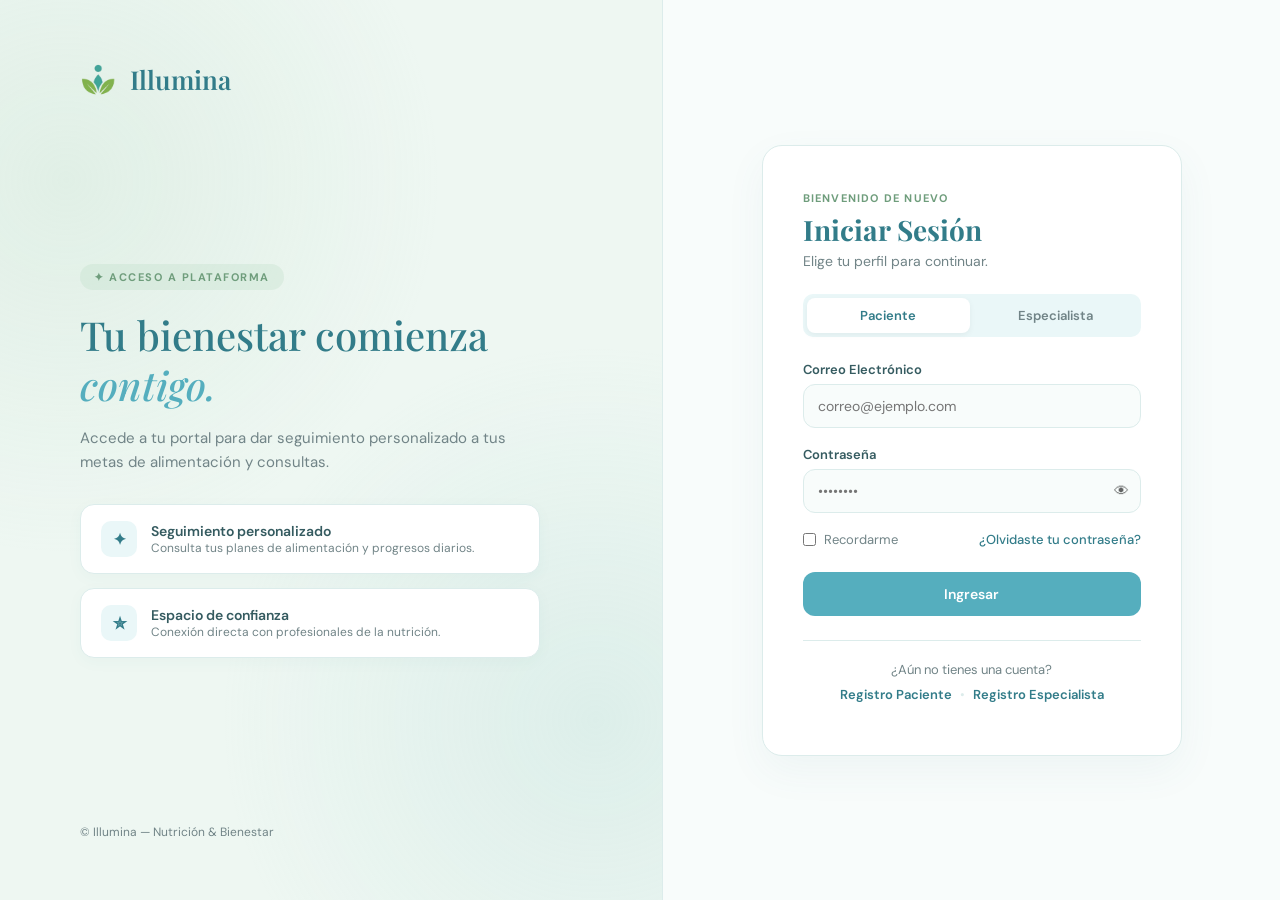
<file: login.html>
<!DOCTYPE html>
<html lang="es">

<head>
    <meta charset="UTF-8">
    <meta name="viewport" content="width=device-width, initial-scale=1.0">
    <title>Iniciar Sesión | Illumina</title>
    <link rel="icon" type="image/png" href="media/logo.png">
    <link rel="stylesheet" href="login.css">
    <link rel="preconnect" href="https://fonts.googleapis.com">
    <link rel="preconnect" href="https://fonts.gstatic.com" crossorigin>
    <link href="https://fonts.googleapis.com/css2?family=DM+Sans:wght@400;500;600;700&family=Playfair+Display:ital,wght@0,500;0,600;1,500&display=swap" rel="stylesheet">
</head>

<body>

<div class="login-page">

    <div class="login-info">
        <a href="index.html" class="brand">
            <img src="media/logo.png" alt="Illumina" class="brand-logo">
            <span class="brand-name">Illumina</span>
        </a>

        <div class="info-content">
            <span class="tag">✦ ACCESO A PLATAFORMA</span>
            <h1>Tu bienestar comienza <em>contigo.</em></h1>
            <p>Accede a tu portal para dar seguimiento personalizado a tus metas de alimentación y consultas.</p>

            <div class="features-grid">
                <div class="feature-card">
                    <div class="feature-icon">✦</div>
                    <div class="feature-text">
                        <h4>Seguimiento personalizado</h4>
                        <p>Consulta tus planes de alimentación y progresos diarios.</p>
                    </div>
                </div>

                <div class="feature-card">
                    <div class="feature-icon">✮</div>
                    <div class="feature-text">
                        <h4>Espacio de confianza</h4>
                        <p>Conexión directa con profesionales de la nutrición.</p>
                    </div>
                </div>
            </div>
        </div>

        <div class="info-footer">
            © Illumina — Nutrición & Bienestar
        </div>
    </div>

    <div class="login-form-container">
        <div class="login-card">
            
            <form id="loginForm" action="validar_login.php" method="POST" class="login-form">
                
                <div class="form-header">
                    <span>BIENVENIDO DE NUEVO</span>
                    <h2>Iniciar Sesión</h2>
                    <p>Elige tu perfil para continuar.</p>
                </div>

                <div class="tipo-usuario-selector">
                    <label class="radio-tab">
                        <input type="radio" name="tipo_usuario" value="paciente" checked>
                        <span class="tab-btn">Paciente</span>
                    </label>
                    <label class="radio-tab">
                        <input type="radio" name="tipo_usuario" value="profesional">
                        <span class="tab-btn">Especialista</span>
                    </label>
                </div>

                <div class="input-group">
                    <label for="correo">Correo Electrónico</label>
                    <input type="email" id="correo" name="correo" placeholder="correo@ejemplo.com" required>
                </div>

                <div class="input-group">
                    <label for="contrasena">Contraseña</label>
                    <div class="password-container">
                        <input type="password" id="contrasena" name="contrasena" placeholder="••••••••" required>
                        <button type="button" class="toggle-password" aria-label="Mostrar contraseña">👁</button>
                    </div>
                </div>

                <div class="form-options">
                    <label class="remember-me">
                        <input type="checkbox" name="recordar">
                        <span>Recordarme</span>
                    </label>
                    <a href="#" class="forgot-link">¿Olvidaste tu contraseña?</a>
                </div>

                <button type="submit" class="login-btn">Ingresar</button>

                <div class="register-redirect">
                    <p>¿Aún no tienes una cuenta?</p>
                    <div class="register-links">
                        <a href="registro.html" class="link-btn">Registro Paciente</a>
                        <span class="divider">•</span>
                        <a href="registro_profesional.html" class="link-btn">Registro Especialista</a>
                    </div>
                </div>

            </form>

        </div>
    </div>

</div>

<script src="login.js"></script>
</body>
</html>
</file>
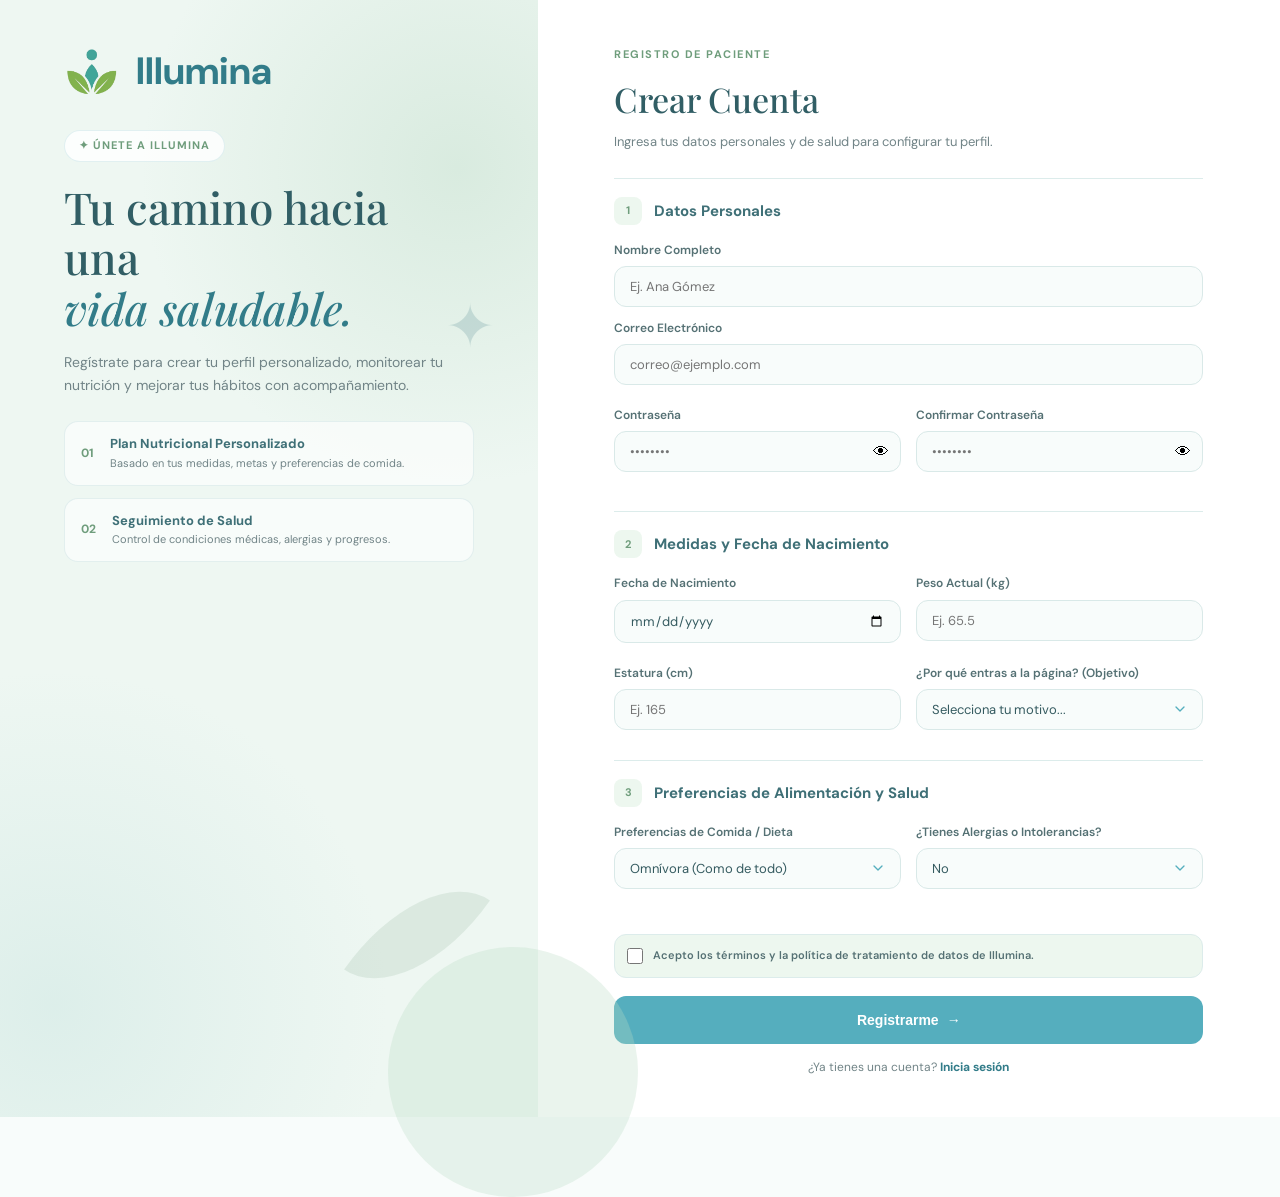
<file: registro.html>
<!DOCTYPE html>
<html lang="es">

<head>
    <meta charset="UTF-8">
    <meta name="viewport" content="width=device-width, initial-scale=1.0">
    <title>Registro | Illumina</title>
    <link rel="icon" type="image/png" href="media/logo.png">
    <link rel="stylesheet" href="registro.css">
    <link rel="preconnect" href="https://fonts.googleapis.com">
    <link rel="preconnect" href="https://fonts.gstatic.com" crossorigin>
    <link href="https://fonts.googleapis.com/css2?family=DM+Sans:wght@400;500;600;700&family=Playfair+Display:ital,wght@0,500;1,500&display=swap" rel="stylesheet">
</head>

<body>

<div class="registro-page">

    <div class="registro-info">
        <a href="index.html" class="brand">
            <img src="media/logo.png" alt="Illumina" class="brand-logo">
            <span>Illumina</span>
        </a>

        <div class="info-content">
            <span class="tag">✦ ÚNETE A ILLUMINA</span>
            <h1>
                Tu camino hacia una
                <span>vida saludable.</span>
            </h1>
            <p>
                Regístrate para crear tu perfil personalizado, monitorear tu nutrición y mejorar tus hábitos con acompañamiento.
            </p>

            <div class="benefits">
                <div class="benefit">
                    <span>01</span>
                    <div>
                        <strong>Plan Nutricional Personalizado</strong>
                        <p>Basado en tus medidas, metas y preferencias de comida.</p>
                    </div>
                </div>
                <div class="benefit">
                    <span>02</span>
                    <div>
                        <strong>Seguimiento de Salud</strong>
                        <p>Control de condiciones médicas, alergias y progresos.</p>
                    </div>
                </div>
            </div>
        </div>

        <div class="decoracion decoracion-uno">✦</div>
        <div class="decoracion decoracion-dos"></div>
        <div class="decoracion decoracion-tres"></div>
    </div>

    <div class="registro-form">
        <form id="registro-form" action="guardar_usuario.php" method="POST">
            <div class="form-header">
                <span>REGISTRO DE PACIENTE</span>
                <h2>Crear Cuenta</h2>
                <p>Ingresa tus datos personales y de salud para configurar tu perfil.</p>
            </div>

            <div class="form-section">
                <div class="section-title">
                    <span>1</span>
                    <h3>Datos Personales</h3>
                </div>

                <div class="input-group full-width">
                    <label>
                        Nombre Completo
                        <input type="text" name="nombre" placeholder="Ej. Ana Gómez" required>
                    </label>
                </div>

                <div class="input-group full-width">
                    <label>
                        Correo Electrónico
                        <input type="email" id="correo" name="correo" placeholder="correo@ejemplo.com" required>
                        <span id="email-message" class="validation-msg"></span>
                    </label>
                </div>

                <div class="input-group">
                    <label>
                        Contraseña
                        <div class="password-container">
                            <input type="password" id="contrasena" name="contrasena" placeholder="••••••••" required>
                            <button type="button" class="toggle-password" onclick="togglePassword('contrasena', this)">👁</button>
                        </div>
                    </label>
                    <label>
                        Confirmar Contraseña
                        <div class="password-container">
                            <input type="password" id="confirmar-contrasena" name="confirmar_password" placeholder="••••••••" required>
                            <button type="button" class="toggle-password" onclick="togglePassword('confirmar-contrasena', this)">👁</button>
                        </div>
                        <span id="password-message" class="validation-msg"></span>
                    </label>
                </div>
            </div>

            <div class="form-section">
                <div class="section-title">
                    <span>2</span>
                    <h3>Medidas y Fecha de Nacimiento</h3>
                </div>

                <div class="input-group">
                    <label>
                        Fecha de Nacimiento
                        <input type="date" id="fecha" name="fecha" required>
                        <span id="age-message" class="validation-msg"></span>
                    </label>
                    <label>
                        Peso Actual (kg)
                        <input type="number" step="0.1" name="peso" placeholder="Ej. 65.5" required>
                    </label>
                </div>

                <div class="input-group">
                    <label>
                        Estatura (cm)
                        <input type="number" name="altura" placeholder="Ej. 165" required>
                    </label>
                    <label>
                        ¿Por qué entras a la página? (Objetivo)
                        <select name="motivo" required>
                            <option value="">Selecciona tu motivo...</option>
                            <option value="Vida saludable">Llevar una vida más saludable</option>
                            <option value="Bajar peso">Bajar de peso / Reducir grasa</option>
                            <option value="Aumentar masa muscular">Aumentar masa muscular</option>
                            <option value="Colesterol / Triglicéridos">Controlar colesterol / triglicéridos</option>
                            <option value="Diabetes / Resistencia a la insulina">Control de diabetes o resistencia a la insulina</option>
                            <option value="Mejorar digestión">Mejorar la digestión</option>
                            <option value="Recomendación médica">Por recomendación médica</option>
                        </select>
                    </label>
                </div>
            </div>

            <div class="form-section">
                <div class="section-title">
                    <span>3</span>
                    <h3>Preferencias de Alimentación y Salud</h3>
                </div>

                <div class="input-group">
                    <label>
                        Preferencias de Comida / Dieta
                        <select name="alimentacion" required>
                            <option value="Omnívora">Omnívora (Como de todo)</option>
                            <option value="Vegetariana">Vegetariana</option>
                            <option value="Vegana">Vegana</option>
                            <option value="Keto / Ceto">Keto / Cetogénica</option>
                            <option value="Sin Gluten">Sin Gluten</option>
                            <option value="Baja en Sodio">Baja en Sodio</option>
                        </select>
                    </label>
                    <label>
                        ¿Tienes Alergias o Intolerancias?
                        <select id="tieneAlergias" name="tiene-alergias" required>
                            <option value="no">No</option>
                            <option value="si">Sí</option>
                        </select>
                    </label>
                </div>

                <div class="input-group full-width" id="alergias-container" style="display: none;">
                    <label>
                        Escribe tus Alergias o Intolerancias
                        <input type="text" id="alergias" name="alergias" placeholder="Ej. Lactosa, maní, mariscos...">
                    </label>
                </div>
            </div>

            <div class="datos-personales">
                <label class="check-datos">
                    <input type="checkbox" name="terminos" required>
                    <span>Acepto los términos y la política de tratamiento de datos de Illumina.</span>
                </label>
            </div>

            <button type="submit" class="create-btn">
                Registrarme <span>→</span>
            </button>

            <p class="login-text">
                ¿Ya tienes una cuenta? <a href="login.html">Inicia sesión</a>
            </p>
        </form>
    </div>

</div>

<script src="registro.js"></script>
</body>
</html>
</file>
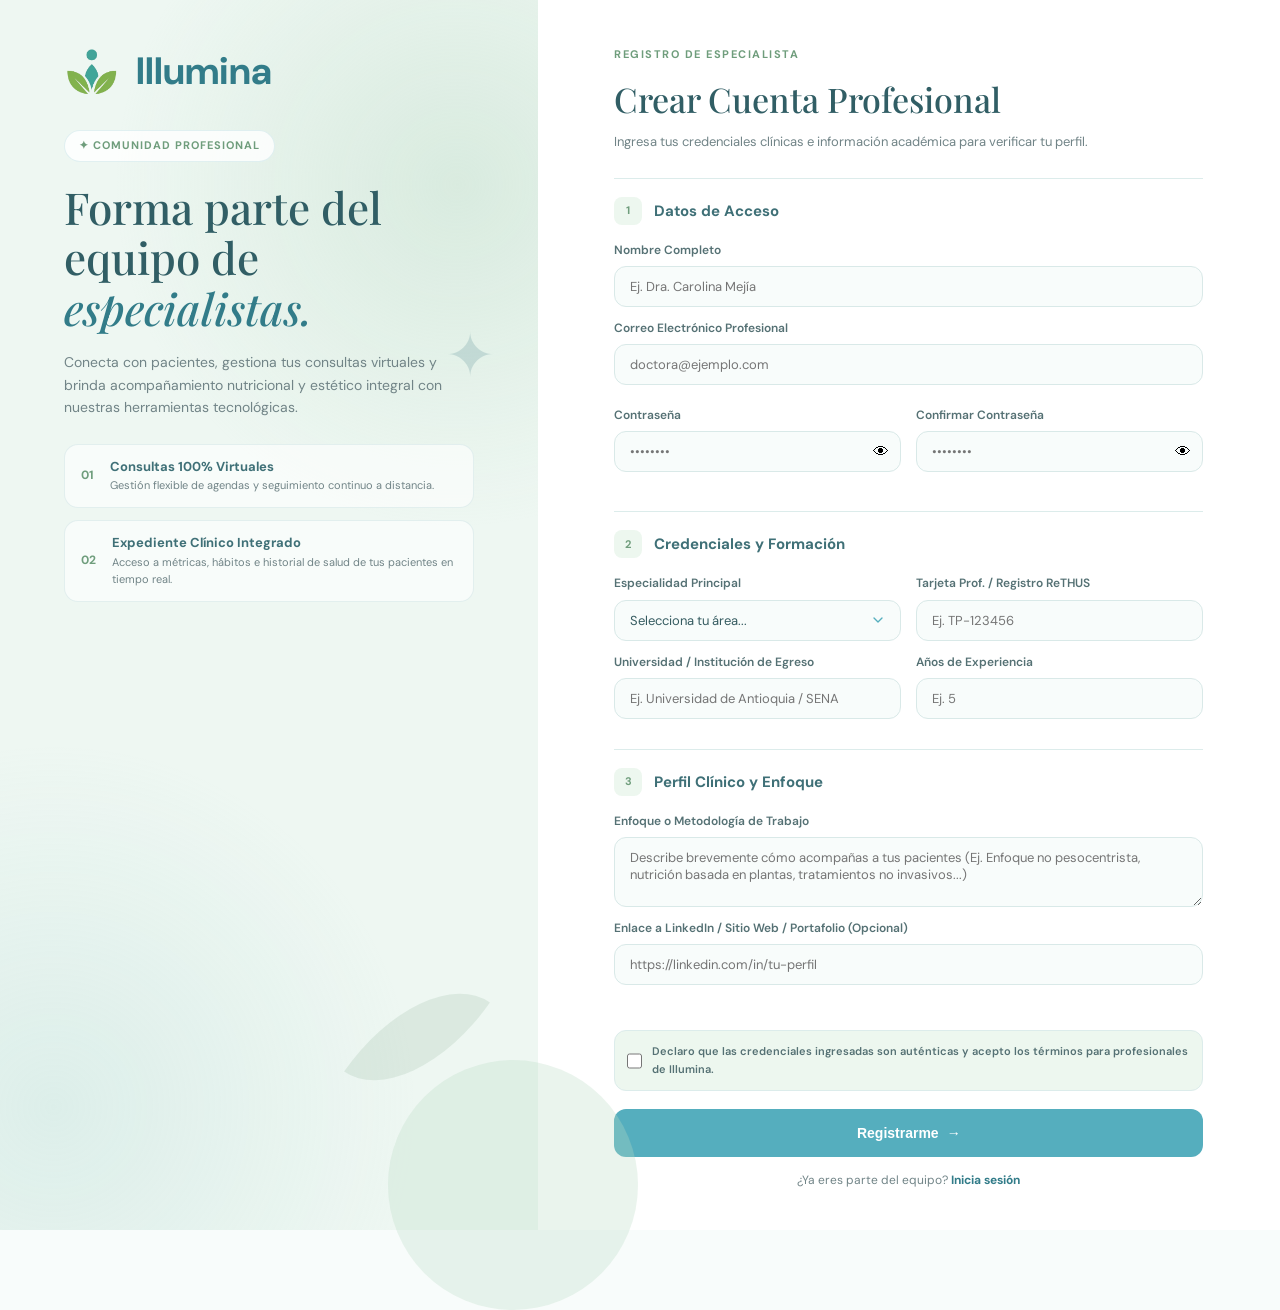
<file: registro_profesional.html>
<!DOCTYPE html>
<html lang="es">

<head>
    <meta charset="UTF-8">
    <meta name="viewport" content="width=device-width, initial-scale=1.0">
    <title>Registro Profesional | Illumina</title>
    <link rel="icon" type="image/png" href="media/logo.png">
    <link rel="stylesheet" href="registro.css">
    <link rel="preconnect" href="https://fonts.googleapis.com">
    <link rel="preconnect" href="https://fonts.gstatic.com" crossorigin>
    <link href="https://fonts.googleapis.com/css2?family=DM+Sans:wght@400;500;600;700&family=Playfair+Display:ital,wght@0,500;1,500&display=swap" rel="stylesheet">
</head>

<body>

<div class="registro-page">

    <div class="registro-info">
        <a href="index.html" class="brand">
            <img src="media/logo.png" alt="Illumina" class="brand-logo">
            <span>Illumina</span>
        </a>

        <div class="info-content">
            <span class="tag">✦ COMUNIDAD PROFESIONAL</span>
            <h1>
                Forma parte del equipo de
                <span>especialistas.</span>
            </h1>
            <p>
                Conecta con pacientes, gestiona tus consultas virtuales y brinda acompañamiento nutricional y estético integral con nuestras herramientas tecnológicas.
            </p>

            <div class="benefits">
                <div class="benefit">
                    <span>01</span>
                    <div>
                        <strong>Consultas 100% Virtuales</strong>
                        <p>Gestión flexible de agendas y seguimiento continuo a distancia.</p>
                    </div>
                </div>
                <div class="benefit">
                    <span>02</span>
                    <div>
                        <strong>Expediente Clínico Integrado</strong>
                        <p>Acceso a métricas, hábitos e historial de salud de tus pacientes en tiempo real.</p>
                    </div>
                </div>
            </div>
        </div>

        <div class="decoracion decoracion-uno">✦</div>
        <div class="decoracion decoracion-dos"></div>
        <div class="decoracion decoracion-tres"></div>
    </div>

    <div class="registro-form">
        <form id="registro-profesional-form" action="guardar_profesional.php" method="POST">
            <div class="form-header">
                <span>REGISTRO DE ESPECIALISTA</span>
                <h2>Crear Cuenta Profesional</h2>
                <p>Ingresa tus credenciales clínicas e información académica para verificar tu perfil.</p>
            </div>

            <div class="form-section">
                <div class="section-title">
                    <span>1</span>
                    <h3>Datos de Acceso</h3>
                </div>

                <div class="input-group full-width">
                    <label>
                        Nombre Completo
                        <input type="text" name="nombre" placeholder="Ej. Dra. Carolina Mejía" required>
                    </label>
                </div>

                <div class="input-group full-width">
                    <label>
                        Correo Electrónico Profesional
                        <input type="email" id="correo" name="correo" placeholder="doctora@ejemplo.com" required>
                        <span id="email-message" class="validation-msg"></span>
                    </label>
                </div>

                <div class="input-group">
                    <label>
                        Contraseña
                        <div class="password-container">
                            <input type="password" id="contrasena" name="contrasena" placeholder="••••••••" required>
                            <button type="button" class="toggle-password" onclick="togglePassword('contrasena', this)">👁</button>
                        </div>
                    </label>
                    <label>
                        Confirmar Contraseña
                        <div class="password-container">
                            <input type="password" id="confirmar-contrasena" name="confirmar_password" placeholder="••••••••" required>
                            <button type="button" class="toggle-password" onclick="togglePassword('confirmar-contrasena', this)">👁</button>
                        </div>
                        <span id="password-message" class="validation-msg"></span>
                    </label>
                </div>
            </div>

            <div class="form-section">
                <div class="section-title">
                    <span>2</span>
                    <h3>Credenciales y Formación</h3>
                </div>

                <div class="input-group">
                    <label>
                        Especialidad Principal
                        <select name="especialidad" required>
                            <option value="">Selecciona tu área...</option>
                            <option value="Nutrición Clínica">Nutrición Clínica</option>
                            <option value="Nutrición Deportiva">Nutrición Deportiva</option>
                            <option value="Dermocosmiatría">Dermocosmiatría</option>
                            <option value="Estética Integral">Estética Integral</option>
                            <option value="Nutrición Vegetariana / Vegana">Nutrición Vegetariana / Vegana</option>
                            <option value="Medicina General Nutricional">Medicina General Nutricional</option>
                        </select>
                    </label>
                    <label>
                        Tarjeta Prof. / Registro ReTHUS
                        <input type="text" name="tarjeta_profesional" placeholder="Ej. TP-123456" required>
                    </label>
                </div>

                <div class="input-group">
                    <label>
                        Universidad / Institución de Egreso
                        <input type="text" name="institucion" placeholder="Ej. Universidad de Antioquia / SENA" required>
                    </label>
                    <label>
                        Años de Experiencia
                        <input type="number" min="0" max="60" name="experiencia" placeholder="Ej. 5" required>
                    </label>
                </div>
            </div>

            <div class="form-section">
                <div class="section-title">
                    <span>3</span>
                    <h3>Perfil Clínico y Enfoque</h3>
                </div>

                <div class="input-group full-width">
                    <label>
                        Enfoque o Metodología de Trabajo
                        <textarea name="enfoque" placeholder="Describe brevemente cómo acompañas a tus pacientes (Ej. Enfoque no pesocentrista, nutrición basada en plantas, tratamientos no invasivos...)" required></textarea>
                    </label>
                </div>

                <div class="input-group full-width">
                    <label>
                        Enlace a LinkedIn / Sitio Web / Portafolio (Opcional)
                        <input type="url" name="link_perfil" placeholder="https://linkedin.com/in/tu-perfil">
                    </label>
                </div>
            </div>

            <div class="datos-personales">
                <label class="check-datos">
                    <input type="checkbox" name="terminos" required>
                    <span>Declaro que las credenciales ingresadas son auténticas y acepto los términos para profesionales de Illumina.</span>
                </label>
            </div>

            <button type="submit" class="create-btn">
                Registrarme <span>→</span>
            </button>

            <p class="login-text">
                ¿Ya eres parte del equipo? <a href="login.html">Inicia sesión</a>
            </p>
        </form>
    </div>

</div>

<script src="registro.js"></script>
</body>
</html>
</file>
<file: login.css>
:root {
    --azul: #55aebe;
    --azul-oscuro: #327c89;
    --azul-muy-claro: #eaf7f8;
    --verde: #b9d9c3;
    --verde-claro: #edf7ef;
    --verde-oscuro: #6f9d7c;
    --turquesa: #a9d5d2;
    --fondo: #f8fcfb;
    --fondo-verde: #eef7f2;
    --blanco: #ffffff;
    --texto: #355b60;
    --texto-suave: #718487;
    --borde: #dceceb;
    --fons-principal: 'DM Sans', sans-serif;
    --fons-titulo: 'Playfair Display', serif;
}

* {
    box-sizing: border-box;
    margin: 0;
    padding: 0;
}

body {
    font-family: var(--fons-principal);
    background-color: var(--fondo);
    color: var(--texto);
    min-height: 100vh;
}

.login-page {
    display: flex;
    width: 100%;
    min-height: 100vh;
    background-color: var(--fondo);
}

.login-info {
    flex: 1.1;
    background-color: var(--fondo-verde);
    background: radial-gradient(circle at 10% 20%, rgba(185, 217, 195, 0.25), transparent 40%),
                radial-gradient(circle at 90% 80%, rgba(169, 213, 210, 0.25), transparent 40%),
                var(--fondo-verde);
    padding: 60px 80px;
    display: flex;
    flex-direction: column;
    justify-content: space-between;
    border-right: 1px solid var(--borde);
    position: relative;
    overflow: hidden;
}

.brand {
    display: flex;
    align-items: center;
    gap: 12px;
    text-decoration: none;
    z-index: 2;
}

.brand-logo {
    width: 38px;
    height: 38px;
    object-fit: contain;
}

.brand-name {
    font-family: var(--fons-titulo);
    font-size: 26px;
    font-weight: 600;
    color: var(--azul-oscuro);
}

.info-content {
    max-width: 460px;
    z-index: 2;
    margin: 40px 0;
}

.tag {
    display: inline-block;
    font-size: 11px;
    font-weight: 700;
    letter-spacing: 1.5px;
    color: var(--verde-oscuro);
    background-color: rgba(185, 217, 195, 0.3);
    padding: 6px 14px;
    border-radius: 20px;
    margin-bottom: 20px;
    text-transform: uppercase;
}

.info-content h1 {
    font-family: var(--fons-titulo);
    font-size: 40px;
    line-height: 1.25;
    color: var(--azul-oscuro);
    margin-bottom: 16px;
    font-weight: 500;
}

.info-content h1 em {
    font-style: italic;
    color: var(--azul);
}

.info-content p {
    font-size: 15px;
    line-height: 1.6;
    color: var(--texto-suave);
    margin-bottom: 30px;
}

.features-grid {
    display: flex;
    flex-direction: column;
    gap: 14px;
}

.feature-card {
    background-color: var(--blanco);
    border: 1px solid var(--borde);
    border-radius: 14px;
    padding: 16px 20px;
    display: flex;
    align-items: center;
    gap: 14px;
    box-shadow: 0 4px 15px rgba(63, 127, 137, 0.04);
}

.feature-icon {
    width: 36px;
    height: 36px;
    border-radius: 10px;
    background-color: var(--azul-muy-claro);
    color: var(--azul-oscuro);
    display: flex;
    align-items: center;
    justify-content: center;
    font-size: 16px;
    font-weight: 600;
    flex-shrink: 0;
}

.feature-text h4 {
    font-size: 14px;
    font-weight: 600;
    color: var(--texto);
}

.feature-text p {
    font-size: 12px;
    color: var(--texto-suave);
    margin: 0;
    line-height: 1.4;
}

.info-footer {
    font-size: 12px;
    color: var(--texto-suave);
    z-index: 2;
}

.login-form-container {
    flex: 1;
    display: flex;
    align-items: center;
    justify-content: center;
    padding: 60px 80px;
    background-color: var(--fondo);
}

.login-card {
    width: 100%;
    max-width: 420px;
    background-color: var(--blanco);
    border: 1px solid var(--borde);
    border-radius: 20px;
    padding: 40px;
    box-shadow: 0 15px 40px rgba(63, 127, 137, 0.06);
}

.form-header {
    margin-bottom: 24px;
}

.form-header span {
    font-size: 11px;
    font-weight: 700;
    letter-spacing: 1.2px;
    color: var(--verde-oscuro);
    text-transform: uppercase;
}

.form-header h2 {
    font-family: var(--fons-titulo);
    font-size: 28px;
    color: var(--azul-oscuro);
    margin: 4px 0;
}

.form-header p {
    font-size: 14px;
    color: var(--texto-suave);
}

.tipo-usuario-selector {
    display: flex;
    background-color: var(--azul-muy-claro);
    padding: 4px;
    border-radius: 10px;
    margin-bottom: 24px;
    gap: 4px;
}

.radio-tab {
    flex: 1;
    cursor: pointer;
}

.radio-tab input[type="radio"] {
    display: none;
}

.tab-btn {
    display: flex;
    align-items: center;
    justify-content: center;
    padding: 9px 12px;
    font-size: 13px;
    font-weight: 600;
    color: var(--texto-suave);
    border-radius: 8px;
    transition: all 0.2s ease;
}

.radio-tab input[type="radio"]:checked + .tab-btn {
    background-color: var(--blanco);
    color: var(--azul-oscuro);
    box-shadow: 0 2px 6px rgba(0, 0, 0, 0.05);
}

.input-group {
    margin-bottom: 18px;
}

.input-group label {
    display: block;
    font-size: 13px;
    font-weight: 600;
    color: var(--texto);
    margin-bottom: 6px;
}

.input-group input {
    width: 100%;
    padding: 12px 14px;
    font-size: 14px;
    font-family: var(--fons-principal);
    border: 1px solid var(--borde);
    border-radius: 12px;
    outline: none;
    transition: all 0.2s;
    background-color: var(--fondo);
    color: var(--texto);
}

.input-group input:focus {
    border-color: var(--azul);
    background-color: var(--blanco);
    box-shadow: 0 0 0 3px rgba(85, 174, 190, 0.12);
}

.password-container {
    position: relative;
    display: flex;
    align-items: center;
}

.toggle-password {
    position: absolute;
    right: 12px;
    background: none;
    border: none;
    cursor: pointer;
    font-size: 15px;
    opacity: 0.6;
}

.form-options {
    display: flex;
    justify-content: space-between;
    align-items: center;
    font-size: 13px;
    margin-bottom: 24px;
}

.remember-me {
    display: flex;
    align-items: center;
    gap: 8px;
    cursor: pointer;
    color: var(--texto-suave);
}

.forgot-link {
    color: var(--azul-oscuro);
    text-decoration: none;
    font-weight: 500;
}

.forgot-link:hover {
    text-decoration: underline;
}

.login-btn {
    width: 100%;
    padding: 13px;
    background-color: var(--azul);
    color: var(--blanco);
    border: none;
    border-radius: 12px;
    font-size: 14px;
    font-weight: 600;
    font-family: var(--fons-principal);
    cursor: pointer;
    transition: all 0.2s ease;
}

.login-btn:hover {
    background-color: var(--azul-oscuro);
    transform: translateY(-1px);
}

.register-redirect {
    margin-top: 24px;
    text-align: center;
    font-size: 13px;
    color: var(--texto-suave);
    border-top: 1px solid var(--borde);
    padding-top: 20px;
}

.register-links {
    margin-top: 8px;
    display: flex;
    align-items: center;
    justify-content: center;
    gap: 8px;
}

.link-btn {
    color: var(--azul-oscuro);
    text-decoration: none;
    font-weight: 600;
}

.link-btn:hover {
    text-decoration: underline;
}

.divider {
    color: var(--borde);
}

@media (max-width: 900px) {
    .login-page {
        flex-direction: column;
    }
    .login-info {
        padding: 40px 24px;
        border-right: none;
        border-bottom: 1px solid var(--borde);
    }
    .login-form-container {
        padding: 40px 20px;
    }
}
</file>
<file: registro.css>
* {
    margin: 0;
    padding: 0;
    box-sizing: border-box;
}

:root {
    --azul: #55aebe;
    --azul-oscuro: #327c89;
    --azul-muy-claro: #eaf7f8;
    --verde: #b9d9c3;
    --verde-claro: #edf7ef;
    --verde-oscuro: #6f9d7c;
    --turquesa: #a9d5d2;
    --fondo: #f8fcfb;
    --fondo-verde: #eef7f2;
    --blanco: #ffffff;
    --texto: #355b60;
    --texto-suave: #718487;
    --borde: #dceceb;
}

html, body {
    width: 100%;
    min-height: 100vh;
    font-family: "DM Sans", Arial, sans-serif;
    background: var(--fondo);
    color: var(--texto);
    line-height: 1.6;
}

a {
    text-decoration: none;
}

.registro-page {
    display: flex;
    width: 100%;
    min-height: 100vh;
}

.registro-info {
    flex: 0 0 42%;
    width: 42%;
    padding: 42px 5%;
    display: flex;
    flex-direction: column;
    position: relative;
    overflow: visible;
    background-color: #eef7f2 !important;
    background:
        radial-gradient(circle at 85% 15%, rgba(185,217,195,0.40), transparent 30%),
        radial-gradient(circle at 10% 90%, rgba(169,213,210,0.25), transparent 30%),
        #eef7f2 !important;
}

.brand {
    position: relative;
    z-index: 10;
    display: inline-flex !important;
    align-items: center !important;
    gap: 14px !important;
    width: max-content;
    color: var(--azul-oscuro);
    margin-bottom: 30px;
    text-decoration: none;
}

.brand-logo {
    width: 58px !important;
    height: 58px !important;
    min-width: 58px !important;
    min-height: 58px !important;
    max-width: 58px !important;
    max-height: 58px !important;
    object-fit: contain !important;
    transform: none !important;
    margin: 0 !important;
    display: block !important;
}

.brand span {
    font-size: 38px !important;
    font-weight: 700 !important;
    color: var(--azul-oscuro) !important;
    line-height: 1 !important;
}

.info-content {
    position: relative;
    z-index: 4;
    max-width: 500px;
}

.tag {
    display: inline-flex;
    align-items: center;
    gap: 7px;
    padding: 6px 14px;
    margin-bottom: 20px;
    border-radius: 30px;
    background: rgba(255, 255, 255, 0.8);
    border: 1px solid rgba(117, 185, 196, 0.2);
    color: var(--verde-oscuro);
    font-size: 11px;
    font-weight: 700;
    letter-spacing: 1px;
}

.info-content h1 {
    color: #315e65;
    font-family: "Playfair Display", Georgia, serif;
    font-size: 44px;
    font-weight: 500;
    line-height: 1.15;
    margin-bottom: 18px;
}

.info-content h1 span {
    display: block;
    color: var(--azul-oscuro);
    font-style: italic;
}

.info-content > p {
    color: var(--texto-suave);
    font-size: 14px;
    margin-bottom: 25px;
}

.benefits {
    display: flex;
    flex-direction: column;
    gap: 12px;
}

.benefit {
    display: flex;
    align-items: center;
    gap: 16px;
    padding: 12px 16px;
    background: rgba(255, 255, 255, 0.6);
    border: 1px solid rgba(220, 236, 235, 0.8);
    border-radius: 14px;
}

.benefit > span {
    color: var(--verde-oscuro);
    font-size: 12px;
    font-weight: 700;
}

.benefit strong {
    display: block;
    color: #3f7077;
    font-size: 13px;
}

.benefit p {
    color: var(--texto-suave);
    font-size: 11px;
}

.decoracion {
    position: absolute;
    pointer-events: none;
}

.decoracion-uno {
    right: 8%;
    top: 25%;
    color: rgba(63, 127, 137, 0.2);
    font-size: 60px;
}

.decoracion-dos {
    width: 250px;
    height: 250px;
    right: -100px;
    bottom: -80px;
    border-radius: 50%;
    background: rgba(185, 217, 195, 0.3);
}

.decoracion-tres {
    width: 80px;
    height: 140px;
    right: 15%;
    bottom: 10%;
    background: rgba(111, 157, 124, 0.15);
    border-radius: 100% 0 100% 0;
    transform: rotate(35deg);
}

.registro-form {
    flex: 0 0 58%;
    width: 58%;
    padding: 40px 6%;
    display: flex;
    flex-direction: column;
    justify-content: center;
    background: #ffffff !important;
}

.registro-form form {
    width: 100%;
    max-width: 650px;
}

.form-header {
    margin-bottom: 25px;
}

.form-header > span {
    color: var(--verde-oscuro);
    font-size: 11px;
    font-weight: 700;
    letter-spacing: 1.5px;
}

.form-header h2 {
    color: #315e65;
    font-family: "Playfair Display", Georgia, serif;
    font-size: 34px;
    font-weight: 500;
    margin: 6px 0;
}

.form-header p {
    color: var(--texto-suave);
    font-size: 13px;
}

.form-section {
    padding: 18px 0;
    border-top: 1px solid var(--borde);
}

.section-title {
    display: flex;
    align-items: center;
    gap: 12px;
    margin-bottom: 16px;
}

.section-title > span {
    display: flex;
    align-items: center;
    justify-content: center;
    width: 28px;
    height: 28px;
    border-radius: 8px;
    background: var(--verde-claro);
    color: var(--verde-oscuro);
    font-size: 11px;
    font-weight: 700;
}

.section-title h3 {
    color: #3f7077;
    font-size: 15px;
}

.input-group {
    display: grid;
    grid-template-columns: 1fr 1fr;
    gap: 15px;
    margin-bottom: 12px;
}

.input-group.full-width {
    grid-template-columns: 1fr;
}

label {
    display: flex;
    flex-direction: column;
    gap: 6px;
    color: #557174;
    font-size: 12px;
    font-weight: 600;
}

input, select, textarea {
    width: 100%;
    padding: 11px 15px;
    border: 1px solid #d9e9e8;
    border-radius: 12px;
    background: #f8fcfb;
    color: #355b60;
    font-size: 13px;
    font-family: inherit;
    outline: none;
    transition: all 0.2s ease;
}

textarea {
    resize: vertical;
    min-height: 70px;
}

select {
    appearance: none;
    background-image: url("data:image/svg+xml;utf8,<svg xmlns='http://www.w3.org/2000/svg' width='16' height='16' viewBox='0 0 24 24' fill='none' stroke='%2355aebe' stroke-width='2' stroke-linecap='round' stroke-linejoin='round'><polyline points='6 9 12 15 18 9'></polyline></svg>");
    background-repeat: no-repeat;
    background-position: right 14px center;
    background-size: 16px;
    cursor: pointer;
}

input:focus, select:focus, textarea:focus {
    border-color: var(--azul);
    background: #ffffff;
    box-shadow: 0 0 0 3px rgba(85, 174, 190, 0.12);
}

.password-container {
    position: relative;
    width: 100%;
}

.password-container input {
    padding-right: 45px;
}

.toggle-password {
    position: absolute;
    right: 8px;
    top: 50%;
    transform: translateY(-50%);
    border: none;
    background: transparent;
    cursor: pointer;
    font-size: 16px;
    padding: 4px;
}

.validation-msg {
    font-size: 11px;
    margin-top: 3px;
    display: block;
}

.datos-personales {
    margin-top: 15px;
    padding: 12px;
    border: 1px solid var(--borde);
    border-radius: 12px;
    background: var(--verde-claro);
}

.check-datos {
    display: flex;
    flex-direction: row;
    align-items: center;
    gap: 10px;
    color: #557174;
    font-size: 11px;
}

.check-datos input {
    width: 16px;
    height: 16px;
    accent-color: var(--azul);
}

.create-btn {
    width: 100%;
    height: 48px;
    margin-top: 18px;
    display: flex;
    align-items: center;
    justify-content: center;
    gap: 8px;
    border: none;
    border-radius: 12px;
    background: var(--azul);
    color: white;
    font-size: 14px;
    font-weight: 700;
    cursor: pointer;
    transition: background 0.2s ease;
}

.create-btn:hover {
    background: var(--azul-oscuro);
}

.login-text {
    margin-top: 14px;
    text-align: center;
    color: var(--texto-suave);
    font-size: 12px;
}

.login-text a {
    color: var(--azul-oscuro);
    font-weight: 700;
}

@media (max-width: 900px) {
    .registro-page {
        flex-direction: column;
    }
    .registro-info, .registro-form {
        width: 100%;
        flex: 1 0 100%;
    }
    .brand-logo {
        width: 45px !important;
        height: 45px !important;
        min-width: 45px !important;
        min-height: 45px !important;
    }
    .brand span {
        font-size: 30px !important;
    }
}
</file>
